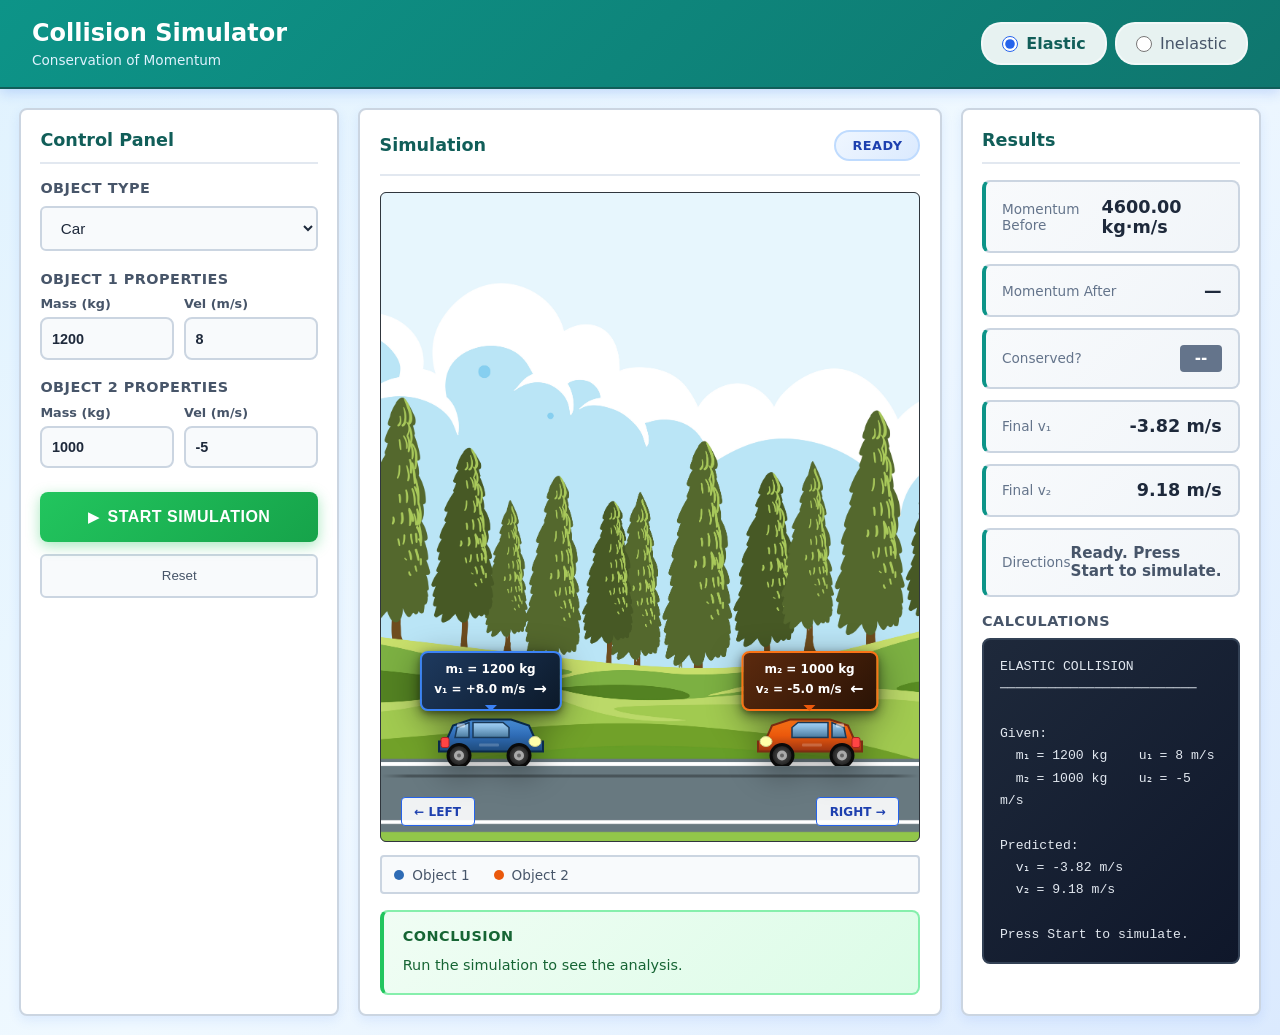
<file: index.html>
<!DOCTYPE html>
<html lang="en">

<head>
  <meta charset="UTF-8">
  <meta name="viewport" content="width=device-width, initial-scale=1.0">
  <title>Momentum-Collision</title>
  <link rel="stylesheet" href="styles.css">
</head>

<body>
  <header class="top-bar">
    <div class="header-left">
      <h1>Collision Simulator</h1>
      <p class="subtitle">Conservation of Momentum</p>
    </div>
    <div class="header-right">
      <div class="collision-type-header">
        <label class="toggle">
          <input type="radio" name="collisionType" value="elastic" checked>
          <span>Elastic</span>
        </label>
        <label class="toggle">
          <input type="radio" name="collisionType" value="inelastic">
          <span>Inelastic</span>
        </label>
      </div>
    </div>
  </header>

  <main class="game-container">
    <!-- Left Panel: Controls -->
    <aside class="panel controls-panel">
      <div class="panel-header">
        <h2>Control Panel</h2>
      </div>

      <div class="object-selector">
        <h3>Object Type</h3>
        <select id="objectType" class="styled-select">
          <option value="car" selected>Car</option>
          <option value="ball">Ball</option>
          <option value="cart">Cart</option>
          <option value="block">Block</option>
        </select>
      </div>

      <div class="input-section">
        <h3>Object 1 Properties</h3>
        <div class="input-row">
          <div class="input-field">
            <label for="m1">Mass (kg)</label>
            <input type="number" id="m1" value="1200" min="0.1" step="100">
          </div>
          <div class="input-field">
            <label for="v1">Vel (m/s)</label>
            <input type="number" id="v1" value="8" step="0.5">
          </div>
        </div>
      </div>

      <div class="input-section">
        <h3>Object 2 Properties</h3>
        <div class="input-row">
          <div class="input-field">
            <label for="m2">Mass (kg)</label>
            <input type="number" id="m2" value="1000" min="0.1" step="100">
          </div>
          <div class="input-field">
            <label for="v2">Vel (m/s)</label>
            <input type="number" id="v2" value="-5" step="0.5">
          </div>
        </div>
      </div>

      <div class="control-buttons">
        <button id="startBtn" class="btn-primary">Start Simulation</button>
        <button id="resetBtn" class="btn-secondary">Reset</button>
        <!-- <button id="slowBtn" class="btn-secondary">Slow Motion</button> -->
      </div>

      <!-- <div class="tips-box">
        <p><strong>Note:</strong> Negative velocity = moving left<br>Positive velocity = moving right</p>
      </div> -->
    </aside>

    <!-- Center Panel: Simulation Arena -->
    <section class="panel simulation-panel">
      <div class="panel-header">
        <h2>Simulation</h2>
        <div class="status-indicator">
          <span id="simStatus" class="status-badge">Ready</span>
        </div>
      </div>

      <div id="simArea" class="sim-arena">
        <div class="ground-line"></div>
        <div class="center-line"></div>

        <!-- Object 1 - Blue themed -->
        <div id="object1" class="object" data-type="car">
          <div class="object-visual">
            <!-- Car SVG -->
            <svg class="svg-car" viewBox="0 0 120 60" xmlns="http://www.w3.org/2000/svg">
              <defs>
                <linearGradient id="carGrad1" x1="0%" y1="0%" x2="0%" y2="100%">
                  <stop offset="0%" style="stop-color:#4a90d9" />
                  <stop offset="50%" style="stop-color:#2e6bb5" />
                  <stop offset="100%" style="stop-color:#1e4a7a" />
                </linearGradient>
                <linearGradient id="windowGrad1" x1="0%" y1="0%" x2="0%" y2="100%">
                  <stop offset="0%" style="stop-color:#a8d8ff" />
                  <stop offset="100%" style="stop-color:#4a7a9e" />
                </linearGradient>
                <radialGradient id="wheelGrad1">
                  <stop offset="0%" style="stop-color:#5a5a5a" />
                  <stop offset="100%" style="stop-color:#1a1a1a" />
                </radialGradient>
              </defs>
              <path d="M8,38 L15,38 L22,22 L40,16 L80,16 L98,22 L105,38 L112,38 L112,48 L8,48 Z" fill="url(#carGrad1)"
                stroke="#0a2a4a" stroke-width="2" />
              <path d="M26,24 L38,19 L38,34 L24,34 Z" fill="url(#windowGrad1)" stroke="#1a3a5a" stroke-width="1.5" />
              <path d="M42,19 L72,19 L78,24 L78,34 L42,34 Z" fill="url(#windowGrad1)" stroke="#1a3a5a"
                stroke-width="1.5" />
              <rect x="26" y="20" width="8" height="4" rx="1" fill="rgba(255,255,255,0.5)" />
              <ellipse cx="104" cy="38" rx="6" ry="5" fill="#ffffaa" stroke="#cccc88" stroke-width="1" />
              <rect x="10" y="34" width="8" height="10" rx="2" fill="#ff4444" stroke="#aa2222" stroke-width="1" />
              <circle cx="28" cy="52" r="11" fill="url(#wheelGrad1)" stroke="#0a0a0a" stroke-width="3" />
              <circle cx="28" cy="52" r="5" fill="#aaa" />
              <circle cx="28" cy="52" r="2" fill="#666" />
              <circle cx="88" cy="52" r="11" fill="url(#wheelGrad1)" stroke="#0a0a0a" stroke-width="3" />
              <circle cx="88" cy="52" r="5" fill="#aaa" />
              <circle cx="88" cy="52" r="2" fill="#666" />
              <rect x="48" y="40" width="20" height="3" rx="1" fill="rgba(255,255,255,0.2)" />
            </svg>

            <!-- Ball SVG -->
            <svg class="svg-ball" viewBox="0 0 80 80" xmlns="http://www.w3.org/2000/svg">
              <defs>
                <radialGradient id="ballGrad1" cx="30%" cy="30%">
                  <stop offset="0%" style="stop-color:#7dd3fc" />
                  <stop offset="40%" style="stop-color:#0ea5e9" />
                  <stop offset="100%" style="stop-color:#0369a1" />
                </radialGradient>
                <filter id="ballShadow1">
                  <feDropShadow dx="2" dy="4" stdDeviation="3" flood-opacity="0.4" />
                </filter>
              </defs>
              <circle cx="40" cy="40" r="36" fill="url(#ballGrad1)" filter="url(#ballShadow1)" stroke="#0c4a6e"
                stroke-width="2" />
              <ellipse cx="26" cy="26" rx="14" ry="10" fill="rgba(255,255,255,0.5)" transform="rotate(-35 26 26)" />
              <ellipse cx="30" cy="30" rx="6" ry="4" fill="rgba(255,255,255,0.7)" transform="rotate(-35 30 30)" />
              <path d="M12,42 Q40,36 68,42" stroke="rgba(0,0,0,0.1)" stroke-width="2" fill="none" />
              <path d="M40,8 Q46,40 40,72" stroke="rgba(0,0,0,0.08)" stroke-width="2" fill="none" />
            </svg>

            <!-- Cart SVG -->
            <svg class="svg-cart" viewBox="0 0 110 55" xmlns="http://www.w3.org/2000/svg">
              <defs>
                <linearGradient id="cartGrad1" x1="0%" y1="0%" x2="0%" y2="100%">
                  <stop offset="0%" style="stop-color:#818cf8" />
                  <stop offset="50%" style="stop-color:#6366f1" />
                  <stop offset="100%" style="stop-color:#4338ca" />
                </linearGradient>
              </defs>
              <rect x="5" y="8" width="95" height="28" rx="4" fill="url(#cartGrad1)" stroke="#312e81"
                stroke-width="2" />
              <rect x="10" y="12" width="85" height="4" rx="2" fill="rgba(255,255,255,0.3)" />
              <line x1="98" y1="14" x2="108" y2="4" stroke="#4b5563" stroke-width="5" stroke-linecap="round" />
              <circle cx="24" cy="44" r="10" fill="#fbbf24" stroke="#b45309" stroke-width="3" />
              <circle cx="24" cy="44" r="4" fill="#78716c" />
              <circle cx="81" cy="44" r="10" fill="#fbbf24" stroke="#b45309" stroke-width="3" />
              <circle cx="81" cy="44" r="4" fill="#78716c" />
            </svg>

            <!-- Block SVG -->
            <svg class="svg-block" viewBox="0 0 85 65" xmlns="http://www.w3.org/2000/svg">
              <defs>
                <linearGradient id="blockGrad1" x1="0%" y1="0%" x2="100%" y2="100%">
                  <stop offset="0%" style="stop-color:#60a5fa" />
                  <stop offset="50%" style="stop-color:#3b82f6" />
                  <stop offset="100%" style="stop-color:#1d4ed8" />
                </linearGradient>
              </defs>
              <polygon points="8,12 62,12 75,4 21,4" fill="#93c5fd" />
              <polygon points="62,12 75,4 75,55 62,62" fill="#1e40af" />
              <rect x="8" y="12" width="54" height="50" fill="url(#blockGrad1)" stroke="#1e3a8a" stroke-width="2" />
              <rect x="12" y="16" width="46" height="4" rx="1" fill="rgba(255,255,255,0.3)" />
              <text x="35" y="46" font-size="22" font-weight="bold" fill="rgba(255,255,255,0.5)" text-anchor="middle"
                font-family="Arial">M</text>
            </svg>
          </div>
          <div class="object-label"></div>
        </div>

        <!-- Object 2 - Red/Orange themed -->
        <div id="object2" class="object" data-type="car">
          <div class="object-visual">
            <!-- Car SVG -->
            <svg class="svg-car" viewBox="0 0 120 60" xmlns="http://www.w3.org/2000/svg">
              <defs>
                <linearGradient id="carGrad2" x1="0%" y1="0%" x2="0%" y2="100%">
                  <stop offset="0%" style="stop-color:#f97316" />
                  <stop offset="50%" style="stop-color:#ea580c" />
                  <stop offset="100%" style="stop-color:#9a3412" />
                </linearGradient>
                <linearGradient id="windowGrad2" x1="0%" y1="0%" x2="0%" y2="100%">
                  <stop offset="0%" style="stop-color:#a8d8ff" />
                  <stop offset="100%" style="stop-color:#4a7a9e" />
                </linearGradient>
                <radialGradient id="wheelGrad2">
                  <stop offset="0%" style="stop-color:#5a5a5a" />
                  <stop offset="100%" style="stop-color:#1a1a1a" />
                </radialGradient>
              </defs>
              <path d="M8,38 L15,38 L22,22 L40,16 L80,16 L98,22 L105,38 L112,38 L112,48 L8,48 Z" fill="url(#carGrad2)"
                stroke="#7c2d12" stroke-width="2" />
              <path d="M26,24 L38,19 L38,34 L24,34 Z" fill="url(#windowGrad2)" stroke="#1a3a5a" stroke-width="1.5" />
              <path d="M42,19 L72,19 L78,24 L78,34 L42,34 Z" fill="url(#windowGrad2)" stroke="#1a3a5a"
                stroke-width="1.5" />
              <rect x="26" y="20" width="8" height="4" rx="1" fill="rgba(255,255,255,0.5)" />
              <ellipse cx="104" cy="38" rx="6" ry="5" fill="#ffffaa" stroke="#cccc88" stroke-width="1" />
              <rect x="10" y="34" width="8" height="10" rx="2" fill="#ff4444" stroke="#aa2222" stroke-width="1" />
              <circle cx="28" cy="52" r="11" fill="url(#wheelGrad2)" stroke="#0a0a0a" stroke-width="3" />
              <circle cx="28" cy="52" r="5" fill="#aaa" />
              <circle cx="28" cy="52" r="2" fill="#666" />
              <circle cx="88" cy="52" r="11" fill="url(#wheelGrad2)" stroke="#0a0a0a" stroke-width="3" />
              <circle cx="88" cy="52" r="5" fill="#aaa" />
              <circle cx="88" cy="52" r="2" fill="#666" />
              <rect x="48" y="40" width="20" height="3" rx="1" fill="rgba(255,255,255,0.2)" />
            </svg>

            <!-- Ball SVG -->
            <svg class="svg-ball" viewBox="0 0 80 80" xmlns="http://www.w3.org/2000/svg">
              <defs>
                <radialGradient id="ballGrad2" cx="30%" cy="30%">
                  <stop offset="0%" style="stop-color:#fdba74" />
                  <stop offset="40%" style="stop-color:#f97316" />
                  <stop offset="100%" style="stop-color:#c2410c" />
                </radialGradient>
                <filter id="ballShadow2">
                  <feDropShadow dx="2" dy="4" stdDeviation="3" flood-opacity="0.4" />
                </filter>
              </defs>
              <circle cx="40" cy="40" r="36" fill="url(#ballGrad2)" filter="url(#ballShadow2)" stroke="#7c2d12"
                stroke-width="2" />
              <ellipse cx="26" cy="26" rx="14" ry="10" fill="rgba(255,255,255,0.5)" transform="rotate(-35 26 26)" />
              <ellipse cx="30" cy="30" rx="6" ry="4" fill="rgba(255,255,255,0.7)" transform="rotate(-35 30 30)" />
              <path d="M12,42 Q40,36 68,42" stroke="rgba(0,0,0,0.1)" stroke-width="2" fill="none" />
              <path d="M40,8 Q46,40 40,72" stroke="rgba(0,0,0,0.08)" stroke-width="2" fill="none" />
            </svg>

            <!-- Cart SVG -->
            <svg class="svg-cart" viewBox="0 0 110 55" xmlns="http://www.w3.org/2000/svg">
              <defs>
                <linearGradient id="cartGrad2" x1="0%" y1="0%" x2="0%" y2="100%">
                  <stop offset="0%" style="stop-color:#fb923c" />
                  <stop offset="50%" style="stop-color:#f97316" />
                  <stop offset="100%" style="stop-color:#c2410c" />
                </linearGradient>
              </defs>
              <rect x="5" y="8" width="95" height="28" rx="4" fill="url(#cartGrad2)" stroke="#7c2d12"
                stroke-width="2" />
              <rect x="10" y="12" width="85" height="4" rx="2" fill="rgba(255,255,255,0.3)" />
              <line x1="98" y1="14" x2="108" y2="4" stroke="#4b5563" stroke-width="5" stroke-linecap="round" />
              <circle cx="24" cy="44" r="10" fill="#fbbf24" stroke="#b45309" stroke-width="3" />
              <circle cx="24" cy="44" r="4" fill="#78716c" />
              <circle cx="81" cy="44" r="10" fill="#fbbf24" stroke="#b45309" stroke-width="3" />
              <circle cx="81" cy="44" r="4" fill="#78716c" />
            </svg>

            <!-- Block SVG -->
            <svg class="svg-block" viewBox="0 0 85 65" xmlns="http://www.w3.org/2000/svg">
              <defs>
                <linearGradient id="blockGrad2" x1="0%" y1="0%" x2="100%" y2="100%">
                  <stop offset="0%" style="stop-color:#fdba74" />
                  <stop offset="50%" style="stop-color:#f97316" />
                  <stop offset="100%" style="stop-color:#c2410c" />
                </linearGradient>
              </defs>
              <polygon points="8,12 62,12 75,4 21,4" fill="#fed7aa" />
              <polygon points="62,12 75,4 75,55 62,62" fill="#9a3412" />
              <rect x="8" y="12" width="54" height="50" fill="url(#blockGrad2)" stroke="#7c2d12" stroke-width="2" />
              <rect x="12" y="16" width="46" height="4" rx="1" fill="rgba(255,255,255,0.3)" />
              <text x="35" y="46" font-size="22" font-weight="bold" fill="rgba(255,255,255,0.5)" text-anchor="middle"
                font-family="Arial">M</text>
            </svg>
          </div>
          <div class="object-label"></div>
        </div>

        <div class="arrow-indicators">
          <div class="arrow-left">← LEFT</div>
          <div class="arrow-right">RIGHT →</div>
        </div>
      </div>

      <div class="legend-bar">
        <div class="legend-item">
          <span class="dot dot-obj1"></span>
          <span>Object 1</span>
        </div>
        <div class="legend-item">
          <span class="dot dot-obj2"></span>
          <span>Object 2</span>
        </div>
        <div class="collision-indicator" id="collisionMsg"></div>
      </div>

      <div class="conclusion-box">
        <h3>Conclusion</h3>
        <p id="conclusionText">Run the simulation to see the analysis.</p>
      </div>
    </section>

    <!-- Right Panel: Results & Physics -->
    <aside class="panel results-panel">
      <div class="panel-header">
        <h2>Results</h2>
      </div>

      <div class="results-grid">
        <div class="result-card">
          <span class="result-label">Momentum Before</span>
          <span id="pBefore" class="result-value">--</span>
        </div>
        <div class="result-card">
          <span class="result-label">Momentum After</span>
          <span id="pAfter" class="result-value">--</span>
        </div>
        <div class="result-card">
          <span class="result-label">Conserved?</span>
          <span id="conserved" class="result-value badge">--</span>
        </div>
        <div class="result-card">
          <span class="result-label">Final v₁</span>
          <span id="va" class="result-value">--</span>
        </div>
        <div class="result-card">
          <span class="result-label">Final v₂</span>
          <span id="vb" class="result-value">--</span>
        </div>
        <div class="result-card">
          <span class="result-label">Directions</span>
          <span id="directions" class="result-value small">--</span>
        </div>
      </div>

      <div class="formula-section">
        <h3>Calculations</h3>
        <div class="formula-box">
          <pre id="stepsText">Press Start to run simulation...</pre>
        </div>
      </div>
    </aside>
  </main>

  <script src="script.js"></script>
</body>

</html>
</file>
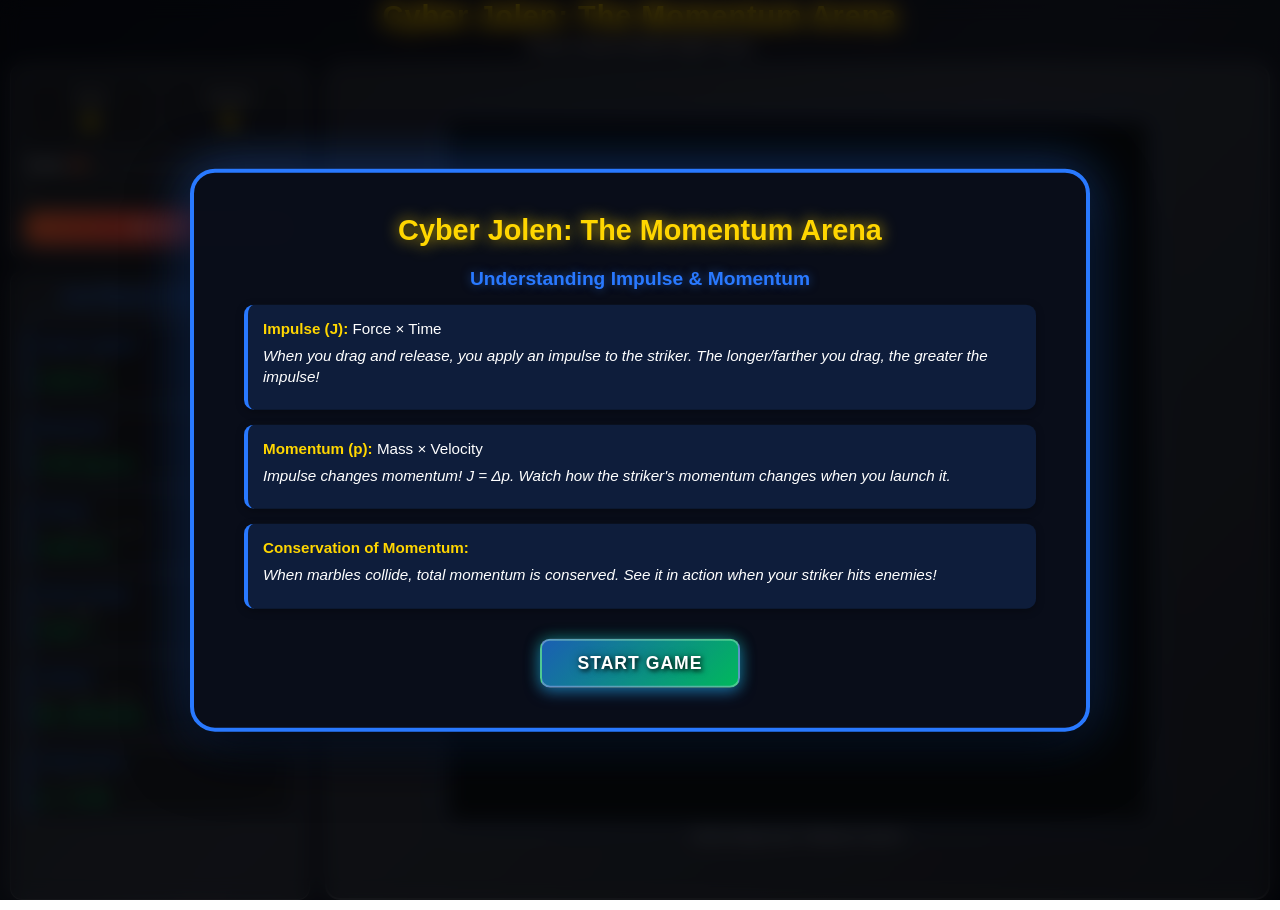
<file: physics.html>
<!DOCTYPE html>
<html lang="en">
<head>
    <meta charset="UTF-8">
    <meta name="viewport" content="width=device-width, initial-scale=1.0">
    <title>Cyber Jolen: The Momentum Arena</title>
    <link rel="stylesheet" href="style.css">
</head>
<body>
    <div class="container">
        <header>
            <h1>Cyber Jolen: The Momentum Arena</h1>
            <p class="subtitle">Physics-Based Marble Battle Game</p>
        </header>

        <div class="game-wrapper">
            <div class="sidebar">
                <div class="main-panel">
                    <div class="stats-row">
                        <div class="stat-item">
                            <div class="stat-label">Score</div>
                            <div class="stat-value" id="score">0</div>
                        </div>
                        <div class="stat-item">
                            <div class="stat-label">Enemies</div>
                            <div class="stat-value" id="enemies-left">5</div>
                        </div>
                    </div>
                    
                    <div class="power-section">
                        <div class="power-label">Power: <span id="power-value">0%</span></div>
                        <div class="power-bar">
                            <div id="power-fill" class="power-fill"></div>
                        </div>
                    </div>

                    <button id="reset-btn" class="reset-btn">Reset (R)</button>
                </div>

                <div class="physics-calc-panel">
                    <h3>Live Physics Calculations</h3>
                    <div class="calc-section">
                        <div class="calc-title">Impulse Applied</div>
                        <div class="calc-formula">J = F × Δt</div>
                        <div class="calc-value" id="impulse-value">0.00 N·s</div>
                    </div>
                    <div class="calc-section">
                        <div class="calc-title">Momentum</div>
                        <div class="calc-formula">p = m × v</div>
                        <div class="calc-value" id="striker-momentum">0.00 kg·m/s</div>
                    </div>
                    <div class="calc-section">
                        <div class="calc-title">Velocity</div>
                        <div class="calc-formula">v = √(vₓ² + vᵧ²)</div>
                        <div class="calc-value" id="striker-velocity">0.00 m/s</div>
                    </div>
                    <div class="calc-section">
                        <div class="calc-title">Kinetic Energy</div>
                        <div class="calc-formula">KE = ½mv²</div>
                        <div class="calc-value" id="striker-ke">0.00 J</div>
                    </div>
                    <div class="calc-section">
                        <div class="calc-title">Collision</div>
                        <div class="calc-formula">Δp = m₁v₁ + m₂v₂</div>
                        <div class="calc-value" id="collision-momentum">No collision</div>
                    </div>
                    <div class="calc-section">
                        <div class="calc-title">Friction Force</div>
                        <div class="calc-formula">F = μ × N</div>
                        <div class="calc-value" id="friction-info">μ = 0.02</div>
                    </div>
                </div>
            </div>

            <div class="canvas-container">
                <div class="canvas-wrapper">
                    <canvas id="gameCanvas"></canvas>
                    <div class="controls-hint">
                        <p>Click & Drag to aim • Release to launch</p>
                    </div>
                </div>
                <div id="popup-backdrop" class="popup-backdrop"></div>
                <div id="start-popup" class="start-popup">
                    <h2> Cyber Jolen: The Momentum Arena </h2>
                    <div class="tutorial-content">
                        <h3>Understanding Impulse & Momentum</h3>
                        <div class="tutorial-section">
                            <p><strong>Impulse (J):</strong> Force × Time</p>
                            <p class="tutorial-desc">When you drag and release, you apply an impulse to the striker. The longer/farther you drag, the greater the impulse!</p>
                        </div>
                        <div class="tutorial-section">
                            <p><strong>Momentum (p):</strong> Mass × Velocity</p>
                            <p class="tutorial-desc">Impulse changes momentum! J = Δp. Watch how the striker's momentum changes when you launch it.</p>
                        </div>
                        <div class="tutorial-section">
                            <p><strong>Conservation of Momentum:</strong></p>
                            <p class="tutorial-desc">When marbles collide, total momentum is conserved. See it in action when your striker hits enemies!</p>
                        </div>
                    </div>
                    <button id="start-btn" class="start-btn">Start Game</button>
                </div>
                <div id="game-over" class="game-over hidden">
                    <h2>Game Over!</h2>
                    <p>Final Score: <span id="final-score">0</span></p>
                    <button id="restart-btn" class="restart-btn">Play Again</button>
                </div>
            </div>
        </div>
    </div>

    <script src="game.js"></script>
</body>
</html>
</file>
<file: styles.css>
* {
  box-sizing: border-box;
  margin: 0;
  padding: 0;
}

body {
  font-family: 'Segoe UI', system-ui, -apple-system, sans-serif;
  background: linear-gradient(135deg, #e0f2fe 0%, #f0f9ff 50%, #dbeafe 100%);
  color: #1e293b;
  min-height: 100vh;
  overflow-x: hidden;
}

/* Header Styles */
.top-bar {
  display: flex;
  justify-content: space-between;
  align-items: center;
  padding: 1.2rem 2rem;
  background: linear-gradient(135deg, #0d9488 0%, #0f766e 100%);
  border-bottom: 2px solid #115e59;
  color: #ffffff;
  box-shadow: 0 4px 12px rgba(37, 99, 235, 0.2);
}

.header-left h1 {
  font-size: 1.5rem;
  font-weight: 600;
  margin-bottom: 0.3rem;
  color: #ffffff;
}

.subtitle {
  font-size: 0.85rem;
  color: #e0f2fe;
  font-weight: 400;
}

.header-right {
  display: flex;
  gap: 0.8rem;
  align-items: center;
}

.collision-type-header {
  display: flex;
  gap: 0.5rem;
}

/* Main Game Container */
.game-container {
  display: grid;
  grid-template-columns: 320px 1fr 300px;
  gap: 1.2rem;
  padding: 1.2rem;
  max-width: 1800px;
  margin: 0 auto;
  min-height: calc(100vh - 90px);
}

/* Panel Styles */
.panel {
  background: #ffffff;
  border: 2px solid #cbd5e1;
  border-radius: 8px;
  padding: 1.2rem;
  box-shadow: 0 4px 12px rgba(37, 99, 235, 0.1);
  overflow: visible;
}

.controls-panel {
  min-width: 0;
}

.panel-header {
  display: flex;
  justify-content: space-between;
  align-items: center;
  margin-bottom: 1rem;
  padding-bottom: 0.8rem;
  border-bottom: 2px solid #e2e8f0;
}

.panel-header h2 {
  font-size: 1.1rem;
  font-weight: 600;
  color: #115e59;
}

/* Controls Panel */
.object-selector,
.input-section {
  margin-bottom: 1.2rem;
}

.object-selector h3,
.input-section h3 {
  font-size: 0.9rem;
  color: #475569;
  margin-bottom: 0.6rem;
  font-weight: 600;
  text-transform: uppercase;
  letter-spacing: 0.5px;
}

.toggle {
  display: flex;
  align-items: center;
  gap: 0.5rem;
  padding: 0.6rem 1.2rem;
  border-radius: 20px;
  background: rgba(255, 255, 255, 0.9);
  border: 2px solid rgba(255, 255, 255, 0.5);
  cursor: pointer;
  transition: all 0.25s ease;
  font-weight: 500;
  color: #e2e8f0;
}

.toggle:hover {
  border-color: #60a5fa;
  background: rgba(255, 255, 255, 1);
  transform: scale(1.02);
}

.toggle span {
  color: #475569;
}

.toggle input:checked+span {
  color: #115e59;
  font-weight: 700;
}

.toggle input {
  cursor: pointer;
  accent-color: #2563eb;
  width: 16px;
  height: 16px;
}

.styled-select {
  width: 100%;
  padding: 0.7rem 0.9rem;
  border-radius: 6px;
  border: 2px solid #cbd5e1;
  background: #f8fafc;
  color: #1e293b;
  font-size: 0.95rem;
  cursor: pointer;
  transition: all 0.2s ease;
}

.styled-select:focus {
  outline: none;
  border-color: #2563eb;
  background: #ffffff;
}

.input-row {
  display: grid;
  grid-template-columns: 1fr 1fr;
  gap: 0.6rem;
}

.input-field {
  display: flex;
  flex-direction: column;
  gap: 0.4rem;
  min-width: 0;
}

.input-field label {
  font-size: 0.8rem;
  color: #475569;
  font-weight: 600;
  white-space: nowrap;
}

.input-field input {
  padding: 0.7rem 0.6rem;
  border-radius: 8px;
  border: 2px solid #cbd5e1;
  background: #f8fafc;
  color: #1e293b;
  font-size: 0.9rem;
  font-weight: 600;
  transition: all 0.25s ease;
  width: 100%;
  min-width: 0;
}

.input-field input:hover {
  border-color: #94a3b8;
  background: #ffffff;
}

.input-field input:focus {
  outline: none;
  border-color: #2563eb;
  background: #ffffff;
  box-shadow: 0 0 0 4px rgba(37, 99, 235, 0.15);
}

.control-buttons {
  display: grid;
  grid-template-columns: 1fr;
  gap: 0.7rem;
  margin-top: 1.5rem;
}

.btn-primary {
  padding: 1rem;
  border: none;
  border-radius: 8px;
  background: linear-gradient(135deg, #22c55e 0%, #16a34a 100%);
  color: #fff;
  font-size: 1rem;
  font-weight: 700;
  cursor: pointer;
  transition: all 0.25s ease;
  box-shadow: 0 4px 14px rgba(34, 197, 94, 0.4);
  text-transform: uppercase;
  letter-spacing: 0.5px;
  position: relative;
  overflow: hidden;
}

.btn-primary::before {
  content: "▶";
  margin-right: 8px;
  font-size: 0.85rem;
}

.btn-primary:hover {
  background: linear-gradient(135deg, #16a34a 0%, #15803d 100%);
  transform: translateY(-3px);
  box-shadow: 0 8px 20px rgba(34, 197, 94, 0.5);
}

.btn-primary:active {
  transform: translateY(-1px);
  box-shadow: 0 4px 12px rgba(34, 197, 94, 0.4);
}

.btn-secondary {
  padding: 0.8rem;
  border: 2px solid #cbd5e1;
  border-radius: 6px;
  background: #f8fafc;
  color: #475569;
  font-weight: 500;
  cursor: pointer;
  transition: all 0.2s ease;
}

.btn-secondary:hover {
  border-color: #2563eb;
  background: #eff6ff;
  color: #1e40af;
}

.btn-secondary.active {
  border-color: #f59e0b;
  background: linear-gradient(135deg, #f59e0b 0%, #d97706 100%);
  color: #fff;
  box-shadow: 0 4px 12px rgba(245, 158, 11, 0.3);
}

.tips-box {
  margin-top: 1.2rem;
  padding: 0.9rem;
  background: #eff6ff;
  border: 2px solid #bfdbfe;
  border-left: 4px solid #2563eb;
  border-radius: 6px;
  font-size: 0.85rem;
  color: #475569;
}

/* Simulation Arena */
.status-indicator {
  display: flex;
  align-items: center;
}

.status-badge {
  padding: 0.4rem 1rem;
  border-radius: 20px;
  background: linear-gradient(135deg, #eff6ff 0%, #dbeafe 100%);
  color: #1e40af;
  font-size: 0.8rem;
  font-weight: 700;
  border: 2px solid #bfdbfe;
  text-transform: uppercase;
  letter-spacing: 0.5px;
  transition: all 0.3s ease;
}

.status-badge.running {
  background: linear-gradient(135deg, #fef3c7 0%, #fde68a 100%);
  color: #92400e;
  border-color: #f59e0b;
  animation: pulse 1s infinite;
}

.status-badge.collision {
  background: linear-gradient(135deg, #fee2e2 0%, #fecaca 100%);
  color: #991b1b;
  border-color: #ef4444;
}

.status-badge.complete {
  background: linear-gradient(135deg, #d1fae5 0%, #a7f3d0 100%);
  color: #065f46;
  border-color: #10b981;
}

.sim-arena {
  position: relative;
  height: 650px;
  border-radius: 6px;
  background-color: #1a1a2e;
  background-size: cover;
  background-position: center;
  background-repeat: no-repeat;
  border: 1px solid #30363d;
  overflow: visible;
}

.ground-line {
  position: absolute;
  left: 0;
  right: 0;
  top: 90%;
  height: 3px;
  background: linear-gradient(90deg,
      transparent 0%,
      rgba(0, 0, 0, 0.3) 5%,
      rgba(0, 0, 0, 0.3) 95%,
      transparent 100%);
  transform: translateY(-50%);
  z-index: 1;
}

.center-line {
  display: none;
}

.arrow-indicators {
  position: absolute;
  bottom: 15px;
  left: 0;
  right: 0;
  display: flex;
  justify-content: space-between;
  padding: 0 20px;
  pointer-events: none;
}

.arrow-left,
.arrow-right {
  padding: 0.4rem 0.8rem;
  background: rgba(255, 255, 255, 0.9);
  border: 1px solid #2563eb;
  border-radius: 4px;
  color: #1e40af;
  font-size: 0.75rem;
  font-weight: 600;
  z-index: 10;
}

.object {
  position: absolute;
  width: 120px;
  height: 65px;
  top: calc(90% - 75px);
  display: block;
  filter: drop-shadow(0 8px 16px rgba(0, 0, 0, 0.4));
  transition: transform 0.15s ease, filter 0.15s ease;
  z-index: 50;
  visibility: visible;
  opacity: 1;
}

.object-visual {
  width: 100%;
  height: 100%;
  position: relative;
}

.object-visual svg {
  display: none;
  width: 100%;
  height: 100%;
}

/* Show the correct SVG based on data-type attribute */
.object[data-type="car"] .svg-car {
  display: block;
}

.object[data-type="ball"] .svg-ball {
  display: block;
}

.object[data-type="cart"] .svg-cart {
  display: block;
}

.object[data-type="block"] .svg-block {
  display: block;
}

/* Size adjustments for different object types */
.object[data-type="car"] {
  width: 120px;
  height: 65px;
  top: calc(90% - 75px);
}

.object[data-type="ball"] {
  width: 80px;
  height: 80px;
  top: calc(90% - 90px);
}

.object[data-type="cart"] {
  width: 110px;
  height: 55px;
  top: calc(90% - 65px);
}

.object[data-type="block"] {
  width: 85px;
  height: 65px;
  top: calc(90% - 72px);
}

.object:hover {
  transform: scale(1.05);
  filter: drop-shadow(0 12px 24px rgba(0, 0, 0, 0.5));
}

/* Object 2 faces left (toward object 1) for cars and carts */
#object2[data-type="car"] .object-visual,
#object2[data-type="cart"] .object-visual {
  transform: scaleX(-1);
}

#object2 .object-label {
  transform: translateX(-50%);
}

/* Object label styling */
.object-label {
  position: absolute;
  top: -50px;
  left: 50%;
  transform: translateX(-50%);
  padding: 0.5rem 0.8rem;
  border-radius: 8px;
  background: linear-gradient(135deg, #1e293b 0%, #0f172a 100%);
  border: 2px solid #3b82f6;
  color: #ffffff;
  font-size: 0.75rem;
  font-weight: 600;
  white-space: nowrap;
  text-align: center;
  box-shadow:
    0 4px 12px rgba(0, 0, 0, 0.4),
    0 2px 4px rgba(0, 0, 0, 0.2);
  pointer-events: none;
  line-height: 1.4;
  z-index: 100;
}

#object1 .object-label {
  border-color: #3b82f6;
  background: linear-gradient(135deg, #1e3a5f 0%, #0c1929 100%);
}

#object2 .object-label {
  border-color: #f97316;
  background: linear-gradient(135deg, #5c2a0e 0%, #2a1305 100%);
}

.object-label::after {
  content: "";
  position: absolute;
  bottom: -8px;
  left: 50%;
  transform: translateX(-50%);
  border: 6px solid transparent;
  border-top-color: #3b82f6;
}

#object2 .object-label::after {
  border-top-color: #f97316;
}

#object2 .object-label::after {
  border-top-color: #ea580c;
}

.object-label div {
  margin: 0;
}

.object-label .velocity-arrow {
  font-size: 1rem;
  margin-left: 4px;
}

.legend-bar {
  margin-top: 0.8rem;
  display: flex;
  align-items: center;
  gap: 1.5rem;
  padding: 0.6rem 0.8rem;
  background: #f8fafc;
  border-radius: 4px;
  border: 2px solid #cbd5e1;
}

.legend-item {
  display: flex;
  align-items: center;
  gap: 0.5rem;
  color: #475569;
  font-size: 0.85rem;
  font-weight: 500;
}

.dot {
  width: 10px;
  height: 10px;
  border-radius: 50%;
}

.dot-obj1 {
  background: #58a6ff;
}

.dot-obj2 {
  background: #f0883e;
}

.collision-indicator {
  flex: 1;
  text-align: right;
  font-size: 0.9rem;
  font-weight: 700;
  color: #2563eb;
  transition: all 0.3s ease;
}

/* Conclusion Box */
.conclusion-box {
  margin-top: 1rem;
  padding: 1rem 1.2rem;
  background: linear-gradient(135deg, #f0fdf4 0%, #dcfce7 100%);
  border: 2px solid #86efac;
  border-left: 4px solid #22c55e;
  border-radius: 8px;
}

.conclusion-box h3 {
  font-size: 0.9rem;
  color: #166534;
  margin-bottom: 0.6rem;
  font-weight: 700;
  text-transform: uppercase;
  letter-spacing: 0.5px;
}

.conclusion-box p {
  font-size: 0.9rem;
  color: #166534;
  line-height: 1.6;
  margin: 0;
}

/* Results Panel */
.results-grid {
  display: flex;
  flex-direction: column;
  gap: 0.7rem;
  margin-bottom: 1rem;
}

.result-card {
  padding: 0.9rem 1rem;
  background: linear-gradient(135deg, #f8fafc 0%, #f1f5f9 100%);
  border: 2px solid #cbd5e1;
  border-left: 4px solid #0d9488;
  border-radius: 8px;
  display: flex;
  justify-content: space-between;
  align-items: center;
}

.result-label {
  font-size: 0.85rem;
  color: #64748b;
  font-weight: 500;
}

.result-value {
  font-size: 1.1rem;
  font-weight: 600;
  color: #1e293b;
}

.result-value.small {
  font-size: 0.95rem;
  color: #475569;
}

.result-value.badge {
  display: inline-block;
  padding: 0.3rem 0.9rem;
  border-radius: 4px;
  background: #10b981;
  font-size: 0.95rem;
  color: #fff;
  font-weight: 700;
}

.formula-section {
  margin-top: 1rem;
}

.formula-section h3 {
  font-size: 0.9rem;
  color: #475569;
  margin-bottom: 0.6rem;
  font-weight: 600;
  text-transform: uppercase;
  letter-spacing: 0.5px;
}

.formula-box {
  padding: 1rem;
  background: linear-gradient(135deg, #1e293b 0%, #0f172a 100%);
  border: 2px solid #334155;
  border-radius: 8px;
  max-height: 380px;
  overflow-y: auto;
}

.formula-box pre {
  margin: 0;
  white-space: pre-wrap;
  color: #e2e8f0;
  font-size: 0.82rem;
  line-height: 1.7;
  font-family: 'Consolas', 'Monaco', 'Fira Code', monospace;
}

.formula-box pre .highlight {
  color: #60a5fa;
  font-weight: 600;
}

.formula-box pre .result {
  color: #34d399;
  font-weight: 600;
}

/* Scrollbar Styling */
.formula-box::-webkit-scrollbar {
  width: 8px;
}

.formula-box::-webkit-scrollbar-track {
  background: rgba(13, 17, 23, 0.6);
  border-radius: 10px;
}

.formula-box::-webkit-scrollbar-thumb {
  background: rgba(88, 166, 255, 0.3);
  border-radius: 10px;
}

.formula-box::-webkit-scrollbar-thumb:hover {
  background: rgba(88, 166, 255, 0.5);
}

/* Responsive Design */
@media (max-width: 1200px) {
  .game-container {
    grid-template-columns: 1fr;
  }

  .sim-arena {
    height: 350px;
  }
}

@media (max-width: 768px) {
  .top-bar {
    flex-direction: column;
    align-items: flex-start;
    gap: 1rem;
  }

  .header-right {
    width: 100%;
    justify-content: space-between;
  }

  .game-container {
    padding: 1rem;
    gap: 1rem;
  }

  .sim-arena {
    height: 280px;
  }

  .input-row {
    grid-template-columns: 1fr;
  }

  .results-grid {
    grid-template-columns: 1fr;
  }
}

/* Additional Animations */
@keyframes pulse {

  0%,
  100% {
    opacity: 1;
  }

  50% {
    opacity: 0.5;
  }
}

@keyframes slideIn {
  from {
    transform: translateX(-20px);
    opacity: 0;
  }

  to {
    transform: translateX(0);
    opacity: 1;
  }
}

.panel {
  animation: slideIn 0.3s ease-out;
}

/* Collision Effects */
@keyframes collisionShake {

  0%,
  100% {
    transform: translateX(0) rotate(0deg);
  }

  25% {
    transform: translateX(-5px) rotate(-2deg);
  }

  75% {
    transform: translateX(5px) rotate(2deg);
  }
}

@keyframes collisionFlash {

  0%,
  100% {
    filter: drop-shadow(0 4px 8px rgba(0, 0, 0, 0.4));
  }

  50% {
    filter: drop-shadow(0 0 25px rgba(255, 107, 107, 1)) drop-shadow(0 0 50px rgba(255, 107, 107, 0.6)) brightness(1.4);
  }
}

@keyframes collisionWave {
  0% {
    width: 0;
    height: 0;
    opacity: 0.9;
  }

  100% {
    width: 250px;
    height: 250px;
    opacity: 0;
  }
}

.object.colliding {
  animation: collisionShake 0.5s ease-out, collisionFlash 0.7s ease-out;
}

.collision-effect {
  position: absolute;
  border: 4px solid #ef4444;
  border-radius: 50%;
  pointer-events: none;
  animation: collisionWave 0.7s ease-out;
  box-shadow: 0 0 20px rgba(239, 68, 68, 0.5);
}

/* Velocity arrow in labels */
.velocity-arrow {
  font-size: 1.1rem;
  font-weight: bold;
  vertical-align: middle;
}
</file>
<file: style.css>
* {
    margin: 0;
    padding: 0;
    box-sizing: border-box;
}

html, body {
    height: 100%;
    overflow: hidden;
}

body {
    font-family: 'Segoe UI', Tahoma, Geneva, Verdana, sans-serif;
    background: linear-gradient(135deg, #0a0e1a 0%, #1a1f2e 50%, #0a0e1a 100%);
    margin: 0;
    padding: 10px;
    color: #fff;
    display: flex;
    justify-content: center;
    align-items: center;
}

.container {
    width: 100%;
    height: 100vh;
    max-width: 1600px;
    display: flex;
    flex-direction: column;
    padding: 0;
}

header {
    text-align: center;
    margin-bottom: 10px;
    flex-shrink: 0;
}

header h1 {
    font-size: 1.8em;
    text-shadow: 0 0 15px rgba(255, 214, 0, 0.8), 0 0 25px rgba(255, 107, 53, 0.6), 2px 2px 4px rgba(0, 0, 0, 0.8);
    margin-bottom: 5px;
    color: #FFD600; /* Bright yellow for visibility */
    font-weight: bold;
    letter-spacing: 1px;
}

.subtitle {
    font-size: 0.9em;
    opacity: 0.9;
    font-weight: 300;
}

.game-wrapper {
    display: flex;
    gap: 15px;
    align-items: stretch;
    flex: 1;
    min-height: 0;
    overflow: hidden;
}

/* Sidebar - Cleaner Layout */
.sidebar {
    width: 300px;
    display: flex;
    flex-direction: column;
    gap: 12px;
    overflow-y: auto;
    overflow-x: hidden;
    flex-shrink: 0;
}

/* Custom Scrollbar */
.sidebar::-webkit-scrollbar {
    width: 6px;
}

.sidebar::-webkit-scrollbar-track {
    background: rgba(0, 0, 0, 0.2);
    border-radius: 3px;
}

.sidebar::-webkit-scrollbar-thumb {
    background: rgba(41, 121, 255, 0.5);
    border-radius: 3px;
}

.sidebar::-webkit-scrollbar-thumb:hover {
    background: rgba(41, 121, 255, 0.7);
}

.physics-calc-panel::-webkit-scrollbar {
    width: 4px;
}

.physics-calc-panel::-webkit-scrollbar-track {
    background: rgba(0, 0, 0, 0.2);
    border-radius: 2px;
}

.physics-calc-panel::-webkit-scrollbar-thumb {
    background: rgba(41, 121, 255, 0.4);
    border-radius: 2px;
}

.main-panel {
    background: rgba(255, 255, 255, 0.1);
    backdrop-filter: blur(10px);
    border-radius: 12px;
    padding: 15px;
    box-shadow: 0 8px 32px rgba(0, 0, 0, 0.1);
    border: 1px solid rgba(255, 255, 255, 0.2);
    flex-shrink: 0;
}

.stats-row {
    display: flex;
    gap: 10px;
    margin-bottom: 12px;
}

.stat-item {
    flex: 1;
    text-align: center;
    padding: 10px;
    background: rgba(0, 0, 0, 0.2);
    border-radius: 8px;
}

.stat-label {
    font-size: 0.75em;
    opacity: 0.8;
    margin-bottom: 5px;
    font-weight: 500;
}

.stat-value {
    font-size: 1.4em;
    font-weight: bold;
    color: #FFD600;
    text-shadow: 0 0 8px rgba(255, 214, 0, 0.6);
}

.power-section {
    margin-bottom: 12px;
}

.power-label {
    font-size: 0.8em;
    margin-bottom: 6px;
    font-weight: 500;
}

.power-bar {
    width: 100%;
    height: 22px;
    background: rgba(0, 0, 0, 0.3);
    border-radius: 11px;
    overflow: hidden;
    border: 2px solid rgba(255, 255, 255, 0.3);
}

.power-fill {
    height: 100%;
    background: linear-gradient(90deg, #00E676, #FFD600, #FF6B35);
    width: 0%;
    transition: width 0.1s ease;
    border-radius: 9px;
    box-shadow: 0 0 10px rgba(255, 214, 0, 0.5);
}

#power-value {
    font-weight: bold;
    color: #FF6B35;
    text-shadow: 0 0 6px rgba(255, 107, 53, 0.5);
}

.reset-btn {
    width: 100%;
    padding: 8px;
    font-size: 0.85em;
    font-weight: bold;
    background: linear-gradient(135deg, #FF6B35, #FF1744);
    color: white;
    border: none;
    border-radius: 8px;
    cursor: pointer;
    transition: all 0.3s ease;
    box-shadow: 0 4px 15px rgba(255, 107, 53, 0.4), 0 0 10px rgba(255, 107, 53, 0.2);
}

.reset-btn:hover {
    transform: translateY(-2px);
    box-shadow: 0 6px 20px rgba(255, 107, 53, 0.6), 0 0 15px rgba(255, 107, 53, 0.4);
}

.reset-btn:active {
    transform: translateY(0);
}

/* Physics Calculations Panel */
.physics-calc-panel {
    background: rgba(255, 255, 255, 0.1);
    backdrop-filter: blur(10px);
    border-radius: 12px;
    padding: 15px;
    box-shadow: 0 8px 32px rgba(0, 0, 0, 0.1);
    border: 1px solid rgba(255, 255, 255, 0.2);
    flex: 1;
    min-height: 0;
    overflow-y: auto;
}

.physics-calc-panel h3 {
    font-size: 1em;
    margin-bottom: 12px;
    color: #2979FF;
    text-align: center;
    border-bottom: 2px solid rgba(41, 121, 255, 0.4);
    padding-bottom: 8px;
    text-shadow: 0 0 8px rgba(41, 121, 255, 0.4);
}

.calc-section {
    margin-bottom: 10px;
    padding: 10px;
    background: rgba(0, 0, 0, 0.3);
    border-radius: 8px;
    border-left: 3px solid #2979FF;
    box-shadow: 0 0 5px rgba(41, 121, 255, 0.2);
}

.calc-section:last-child {
    margin-bottom: 0;
}

.calc-title {
    font-size: 0.8em;
    font-weight: 600;
    margin-bottom: 5px;
    color: #2979FF;
    text-shadow: 0 0 6px rgba(41, 121, 255, 0.3);
}

.calc-formula {
    font-size: 0.7em;
    font-family: 'Courier New', monospace;
    color: rgba(255, 255, 255, 0.7);
    margin-bottom: 5px;
    font-style: italic;
}

.calc-value {
    font-size: 0.9em;
    font-weight: bold;
    color: #00E676;
    font-family: 'Courier New', monospace;
    text-shadow: 0 0 5px rgba(0, 230, 118, 0.4);
}

/* Canvas Container */
.canvas-container {
    position: relative;
    flex: 1;
    display: flex;
    justify-content: center;
    align-items: center;
    min-width: 0;
    min-height: 0;
}

.canvas-wrapper {
    position: relative;
    background: rgba(255, 255, 255, 0.1);
    backdrop-filter: blur(10px);
    border-radius: 15px;
    padding: 10px;
    box-shadow: 0 8px 32px rgba(0, 0, 0, 0.2);
    border: 2px solid rgba(255, 255, 255, 0.2);
    width: 100%;
    height: 100%;
    display: flex;
    flex-direction: column;
    justify-content: center;
    align-items: center;
}

#gameCanvas {
    background: radial-gradient(circle at center, #1a1f2e, #0a0e1a);
    border-radius: 12px;
    box-shadow: inset 0 0 50px rgba(0, 0, 0, 0.5), 0 0 30px rgba(41, 121, 255, 0.2);
    cursor: crosshair;
    display: block;
    max-width: 100%;
    max-height: 100%;
    width: auto;
    height: auto;
}

.controls-hint {
    text-align: center;
    margin-top: 8px;
    font-size: 0.75em;
    opacity: 0.8;
    font-style: italic;
}

/* Popup Backdrop */
.popup-backdrop {
    position: fixed;
    top: 0;
    left: 0;
    width: 100%;
    height: 100%;
    background: rgba(0, 0, 0, 0.7);
    backdrop-filter: blur(10px);
    -webkit-backdrop-filter: blur(10px);
    z-index: 150;
    display: flex;
    justify-content: center;
    align-items: center;
}

.popup-backdrop.hidden {
    display: none;
}

/* Start Popup */
.start-popup {
    position: fixed;
    top: 50%;
    left: 50%;
    transform: translate(-50%, -50%);
    background: rgba(10, 14, 26, 0.98);
    padding: 40px 50px;
    border-radius: 25px;
    text-align: center;
    box-shadow: 0 20px 60px rgba(0, 0, 0, 0.9), 0 0 50px rgba(41, 121, 255, 0.5);
    border: 4px solid #2979FF;
    z-index: 200;
    max-width: 900px;
    width: 90%;
    overflow: visible;
}

.start-popup.hidden {
    display: none;
}


.start-popup h2 {
    font-size: 1.8em;
    color: #FFD600;
    margin-bottom: 20px;
    text-shadow: 0 0 15px rgba(255, 214, 0, 0.8);
    line-height: 1.2;
}

.tutorial-content {
    text-align: left;
    margin-bottom: 25px;
}

.tutorial-content h3 {
    font-size: 1.2em;
    color: #2979FF;
    margin-bottom: 15px;
    text-align: center;
    text-shadow: 0 0 10px rgba(41, 121, 255, 0.5);
}

.tutorial-section {
    margin-bottom: 15px;
    padding: 15px;
    background: rgba(41, 121, 255, 0.15);
    border-radius: 10px;
    border-left: 4px solid #2979FF;
    box-shadow: 0 2px 8px rgba(0, 0, 0, 0.3);
}

.tutorial-section p {
    margin-bottom: 8px;
    color: #fff;
    font-size: 0.95em;
}

.tutorial-section p strong {
    color: #FFD600;
    font-size: 1em;
}

.tutorial-desc {
    font-size: 0.85em;
    color: rgba(255, 255, 255, 0.8);
    line-height: 1.4;
    font-style: italic;
}

.start-btn {
    padding: 12px 35px;
    font-size: 1.1em;
    font-weight: bold;
    background: linear-gradient(135deg, #1a5fb3, #00b85c);
    color: #ffffff;
    border: 2px solid rgba(255, 255, 255, 0.3);
    border-radius: 10px;
    cursor: pointer;
    transition: all 0.3s ease;
    box-shadow: 0 4px 15px rgba(41, 121, 255, 0.5), 0 0 15px rgba(0, 230, 118, 0.4);
    text-transform: uppercase;
    letter-spacing: 1px;
    margin-top: 5px;
    text-shadow: 2px 2px 4px rgba(0, 0, 0, 0.8), 0 0 8px rgba(0, 0, 0, 0.5);
}

.start-btn:hover {
    transform: translateY(-2px);
    box-shadow: 0 6px 25px rgba(41, 121, 255, 0.6), 0 0 20px rgba(0, 230, 118, 0.5);
}

.start-btn:active {
    transform: translateY(0);
}

.game-over {
    position: absolute;
    top: 50%;
    left: 50%;
    transform: translate(-50%, -50%);
    background: rgba(10, 14, 26, 0.95);
    padding: 40px;
    border-radius: 20px;
    text-align: center;
    box-shadow: 0 10px 40px rgba(0, 0, 0, 0.8), 0 0 30px rgba(255, 214, 0, 0.3);
    border: 2px solid #FFD600;
    z-index: 100;
}

.game-over.hidden {
    display: none;
}

.game-over h2 {
    font-size: 2.5em;
    color: #FFD600;
    margin-bottom: 20px;
    text-shadow: 0 0 15px rgba(255, 214, 0, 0.8);
}

.game-over p {
    font-size: 1.5em;
    margin-bottom: 30px;
}

#final-score {
    color: #FFD600;
    font-weight: bold;
    font-size: 1.2em;
    text-shadow: 0 0 10px rgba(255, 214, 0, 0.6);
}

.restart-btn {
    padding: 15px 30px;
    font-size: 1.1em;
    font-weight: bold;
    background: linear-gradient(135deg, #FF6B35, #FF1744);
    color: white;
    border: none;
    border-radius: 10px;
    cursor: pointer;
    transition: all 0.3s ease;
    box-shadow: 0 4px 15px rgba(255, 107, 53, 0.4), 0 0 10px rgba(255, 107, 53, 0.2);
}

.restart-btn:hover {
    transform: translateY(-2px);
    box-shadow: 0 6px 20px rgba(255, 107, 53, 0.6), 0 0 15px rgba(255, 107, 53, 0.4);
}

.restart-btn:active {
    transform: translateY(0);
}

@media (max-width: 1024px) {
    .game-wrapper {
        flex-direction: column;
    }

    .sidebar {
        width: 100%;
        max-height: 40vh;
    }

    header h1 {
        font-size: 1.5em;
    }
    
    .container {
        height: 100vh;
        overflow: hidden;
    }
}
</file>
